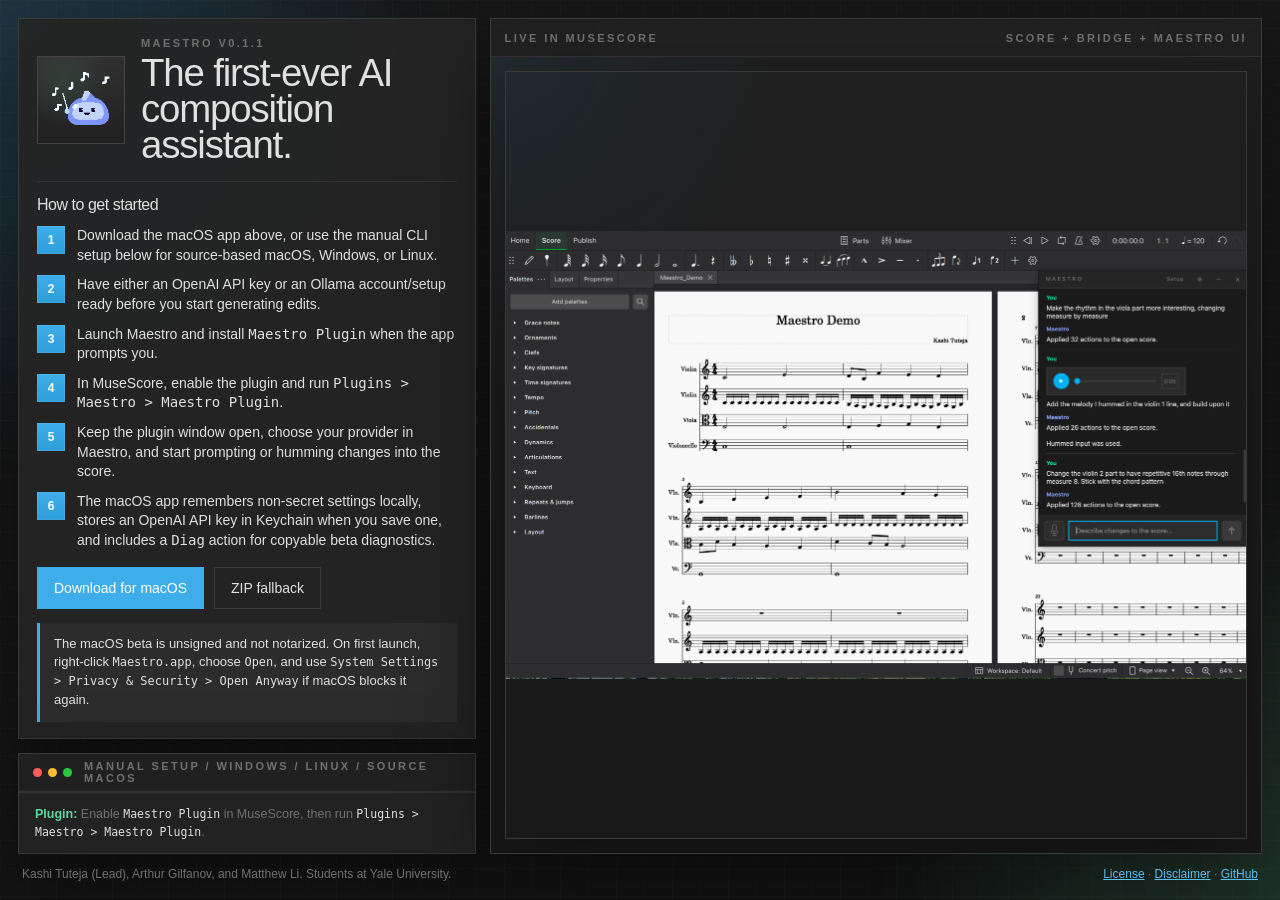
<file: site/index.html>
<!DOCTYPE html>
<html lang="en">
  <head>
    <meta charset="utf-8" />
    <meta name="viewport" content="width=device-width, initial-scale=1" />
    <title>Maestro v0.1.1</title>
    <meta
      name="description"
      content="Download Maestro v0.1.1, a macOS desktop companion for live MuseScore editing, or follow the manual plugin plus Python setup for source-based use."
    />
    <link rel="stylesheet" href="./styles.css" />
  </head>
  <body>
    <div class="ambient-glow ambient-glow-left"></div>
    <div class="ambient-glow ambient-glow-right"></div>

    <main class="shell">
      <section class="workspace">
        <div class="left-column">
          <section class="panel intro-panel">
            <div class="brand-row">
              <div class="logo-badge" aria-hidden="true">
                <img src="./assets/frame3.png" alt="" />
              </div>
              <div class="brand-copy">
                <p class="eyebrow">Maestro v0.1.1</p>
                <h1>The first-ever AI composition assistant.</h1>
              </div>
            </div>

            <div class="how-it-works">
              <h2>How to get started</h2>
              <ol class="step-list">
                <li>
                  <span class="step-number">1</span>
                  <p>Download the macOS app above, or use the manual CLI setup below for source-based macOS, Windows, or Linux.</p>
                </li>
                <li>
                  <span class="step-number">2</span>
                  <p>Have either an OpenAI API key or an Ollama account/setup ready before you start generating edits.</p>
                </li>
                <li>
                  <span class="step-number">3</span>
                  <p>Launch Maestro and install <code>Maestro Plugin</code> when the app prompts you.</p>
                </li>
                <li>
                  <span class="step-number">4</span>
                  <p>In MuseScore, enable the plugin and run <code>Plugins &gt; Maestro &gt; Maestro Plugin</code>.</p>
                </li>
                <li>
                  <span class="step-number">5</span>
                  <p>Keep the plugin window open, choose your provider in Maestro, and start prompting or humming changes into the score.</p>
                </li>
                <li>
                  <span class="step-number">6</span>
                  <p>The macOS app remembers non-secret settings locally, stores an OpenAI API key in Keychain when you save one, and includes a <code>Diag</code> action for copyable beta diagnostics.</p>
                </li>
              </ol>
            </div>

            <div class="actions">
              <a
                class="button primary"
                href="https://github.com/TidalTunes/Maestro/releases/download/v0.1.1/Maestro-v0.1.1-macOS-unsigned.dmg"
              >
                Download for macOS
              </a>
              <a
                class="button secondary"
                href="https://github.com/TidalTunes/Maestro/releases/download/v0.1.1/Maestro-v0.1.1-macOS-unsigned.zip"
              >
                ZIP fallback
              </a>
            </div>

            <p class="warning">
              The macOS beta is unsigned and not notarized. On first launch, right-click
              <code>Maestro.app</code>, choose <code>Open</code>, and use
              <code>System Settings &gt; Privacy &amp; Security &gt; Open Anyway</code> if macOS blocks it again.
            </p>
          </section>

          <section class="panel terminal-panel">
            <div class="panel-header">
              <div class="traffic-lights" aria-hidden="true">
                <span></span>
                <span></span>
                <span></span>
              </div>
              <p>manual setup / windows / linux / source macos</p>
            </div>

            <pre class="terminal"><code># macOS / Linux
$ git clone https://github.com/TidalTunes/Maestro.git
$ cd Maestro
$ python3 -m venv .venv
$ source .venv/bin/activate
$ python -m pip install --upgrade pip
$ python -m pip install -r requirements-desktop.txt
$ # have either an OpenAI API key or an Ollama account/setup ready
$ maestro-install-plugin install
$ maestro-install-plugin status
$ export OPENAI_API_KEY="your-key-here"  # or prepare Ollama instead
$ python maestro_gui.py</code></pre>

            <div class="terminal-notes">
              <p><span>Plugin:</span> Enable <code>Maestro Plugin</code> in MuseScore, then run <code>Plugins &gt; Maestro &gt; Maestro Plugin</code>.</p>
              <p><span>Provider:</span> You currently need either an OpenAI API key or an Ollama account/setup.</p>
              <p><span>Windows:</span> Use <code>py -3 -m venv .venv</code>, <code>.venv\Scripts\Activate.ps1</code>, and <code>$env:OPENAI_API_KEY="..."</code>.</p>
              <p><span>Full guide:</span> <a href="https://github.com/TidalTunes/Maestro/blob/main/README.md">README.md</a></p>
            </div>
          </section>
        </div>

        <section class="panel visual-panel">
          <div class="panel-header panel-header-visual">
            <p>live in musescore</p>
            <p class="visual-meta">score + bridge + maestro ui</p>
          </div>
          <div class="screenshot-wrap">
            <img
              src="./assets/screenshot.png"
              alt="MuseScore open with Maestro docked on the right, showing live AI-assisted score editing."
            />
          </div>
        </section>
      </section>

      <footer class="footer">
        <p>Kashi Tuteja (Lead), Arthur Gilfanov, and Matthew Li. Students at Yale University.</p>
        <p>
          <a href="https://github.com/TidalTunes/Maestro/blob/main/LICENSE">License</a>
          <span>·</span>
          <a href="https://github.com/TidalTunes/Maestro/blob/main/DISCLAIMER.md">Disclaimer</a>
          <span>·</span>
          <a href="https://github.com/TidalTunes/Maestro">GitHub</a>
        </p>
      </footer>
    </main>
  </body>
</html>
</file>
<file: site/styles.css>
:root {
  --bg: #1a1a1a;
  --surface: #252525;
  --surface-elevated: rgba(37, 37, 37, 0.94);
  --input: #2d2d2d;
  --border: #3a3a3a;
  --divider: #333333;
  --accent: #3daee9;
  --accent-strong: #5abeef;
  --success: #5dd9a0;
  --text: #e0e0e0;
  --muted: #707070;
  --shadow: rgba(0, 0, 0, 0.42);
}

* {
  box-sizing: border-box;
}

html,
body {
  margin: 0;
  min-height: 100%;
}

body {
  position: relative;
  overflow: hidden;
  background:
    radial-gradient(circle at top left, rgba(61, 174, 233, 0.12), transparent 30%),
    radial-gradient(circle at bottom right, rgba(93, 217, 160, 0.09), transparent 26%),
    linear-gradient(180deg, #181818 0%, #131313 100%);
  color: var(--text);
  font-family: "Helvetica Neue", Helvetica, Arial, sans-serif;
}

body::before {
  content: "";
  position: fixed;
  inset: 0;
  background:
    linear-gradient(rgba(255, 255, 255, 0.02) 1px, transparent 1px),
    linear-gradient(90deg, rgba(255, 255, 255, 0.02) 1px, transparent 1px);
  background-size: 28px 28px;
  pointer-events: none;
}

.ambient-glow {
  position: fixed;
  width: 30rem;
  height: 30rem;
  border-radius: 50%;
  filter: blur(80px);
  opacity: 0.55;
  pointer-events: none;
}

.ambient-glow-left {
  top: -8rem;
  left: -10rem;
  background: rgba(61, 174, 233, 0.18);
}

.ambient-glow-right {
  right: -12rem;
  bottom: -10rem;
  background: rgba(93, 217, 160, 0.14);
}

.shell {
  position: relative;
  z-index: 1;
  height: 100vh;
  padding: 18px;
  display: grid;
  grid-template-rows: minmax(0, 1fr) auto;
  gap: 12px;
}

.workspace {
  min-height: 0;
  display: grid;
  grid-template-columns: minmax(360px, 0.93fr) minmax(0, 1.57fr);
  gap: 14px;
}

.left-column {
  min-height: 0;
  display: grid;
  grid-template-rows: minmax(0, auto) minmax(0, 1fr);
  gap: 14px;
}

.panel {
  min-height: 0;
  background: var(--surface-elevated);
  border: 1px solid var(--border);
  box-shadow: 0 28px 80px var(--shadow);
}

.intro-panel {
  padding: 18px 18px 16px;
}

.brand-row {
  display: grid;
  grid-template-columns: 88px minmax(0, 1fr);
  gap: 16px;
  align-items: center;
}

.logo-badge {
  aspect-ratio: 1;
  display: grid;
  place-items: center;
  background:
    radial-gradient(circle at 30% 30%, rgba(93, 217, 160, 0.12), transparent 52%),
    linear-gradient(180deg, #303030 0%, #202020 100%);
  border: 1px solid #454545;
}

.logo-badge img {
  width: 70px;
  height: 70px;
  display: block;
}

.eyebrow,
.panel-header p {
  margin: 0;
  color: var(--muted);
  font-size: 11px;
  font-weight: 600;
  letter-spacing: 0.22em;
  text-transform: uppercase;
}

h1,
h2 {
  margin: 0;
  font-weight: 500;
  letter-spacing: -0.03em;
}

h1 {
  margin-top: 6px;
  font-size: clamp(2rem, 3vw, 2.85rem);
  line-height: 0.94;
  max-width: 12ch;
}

h2 {
  font-size: 16px;
  margin-bottom: 12px;
}

.how-it-works {
  margin-top: 18px;
  padding-top: 14px;
  border-top: 1px solid var(--divider);
}

.step-list {
  list-style: none;
  margin: 0;
  padding: 0;
  display: grid;
  gap: 10px;
}

.step-list li {
  display: grid;
  grid-template-columns: 28px minmax(0, 1fr);
  gap: 12px;
  align-items: start;
}

.step-list p {
  margin: 0;
  color: var(--text);
  font-size: 14px;
  line-height: 1.4;
}

.step-number {
  width: 28px;
  height: 28px;
  display: grid;
  place-items: center;
  color: #ffffff;
  font-size: 12px;
  font-weight: 700;
  background: linear-gradient(180deg, var(--accent) 0%, #2d9ed9 100%);
  box-shadow: inset 0 0 0 1px rgba(255, 255, 255, 0.08);
}

.actions {
  display: flex;
  gap: 10px;
  margin-top: 16px;
}

.button {
  min-height: 42px;
  padding: 0 16px;
  display: inline-flex;
  align-items: center;
  justify-content: center;
  color: var(--text);
  text-decoration: none;
  font-size: 14px;
  font-weight: 500;
  transition: background-color 140ms ease, border-color 140ms ease, transform 140ms ease;
}

.button:hover {
  transform: translateY(-1px);
}

.button.primary {
  background: var(--accent);
  border: 1px solid var(--accent);
  color: #ffffff;
}

.button.primary:hover {
  background: var(--accent-strong);
  border-color: var(--accent-strong);
}

.button.secondary {
  background: transparent;
  border: 1px solid var(--border);
}

.button.secondary:hover {
  border-color: var(--accent);
  color: #ffffff;
}

.warning {
  margin: 14px 0 0;
  padding: 12px 14px;
  color: var(--text);
  font-size: 13px;
  line-height: 1.45;
  background: rgba(45, 45, 45, 0.92);
  border-left: 3px solid var(--accent);
}

.panel-header {
  min-height: 38px;
  padding: 0 14px;
  display: flex;
  align-items: center;
  gap: 12px;
  border-bottom: 1px solid var(--divider);
  background: rgba(32, 32, 32, 0.95);
}

.traffic-lights {
  display: inline-flex;
  gap: 6px;
}

.traffic-lights span {
  width: 9px;
  height: 9px;
  border-radius: 50%;
}

.traffic-lights span:nth-child(1) {
  background: #ff5f57;
}

.traffic-lights span:nth-child(2) {
  background: #febc2e;
}

.traffic-lights span:nth-child(3) {
  background: #28c840;
}

.terminal-panel {
  display: grid;
  grid-template-rows: auto minmax(0, 1fr) auto;
  overflow: hidden;
}

.terminal {
  margin: 0;
  min-height: 0;
  padding: 14px 16px 12px;
  overflow: auto;
  background:
    linear-gradient(180deg, rgba(45, 45, 45, 0.96), rgba(31, 31, 31, 0.98));
  color: #cfd8dc;
  font-family: "SFMono-Regular", Menlo, Consolas, "Liberation Mono", monospace;
  font-size: 12.5px;
  line-height: 1.55;
}

.terminal code {
  white-space: pre;
}

.terminal-notes {
  padding: 12px 16px 14px;
  border-top: 1px solid var(--divider);
  background: rgba(34, 34, 34, 0.98);
}

.terminal-notes p {
  margin: 0;
  color: var(--muted);
  font-size: 12.5px;
  line-height: 1.45;
}

.terminal-notes p + p {
  margin-top: 8px;
}

.terminal-notes span {
  color: var(--success);
  font-weight: 600;
}

.terminal-notes code,
.warning code {
  color: var(--text);
  font-family: "SFMono-Regular", Menlo, Consolas, monospace;
  font-size: 0.92em;
}

.visual-panel {
  display: grid;
  grid-template-rows: auto minmax(0, 1fr);
  overflow: hidden;
}

.panel-header-visual {
  justify-content: space-between;
}

.visual-meta {
  color: var(--success);
}

.screenshot-wrap {
  min-height: 0;
  padding: 14px;
  background:
    radial-gradient(circle at top left, rgba(61, 174, 233, 0.08), transparent 26%),
    linear-gradient(180deg, rgba(31, 31, 31, 0.98), rgba(24, 24, 24, 0.98));
}

.screenshot-wrap img {
  width: 100%;
  height: 100%;
  display: block;
  object-fit: contain;
  object-position: center;
  border: 1px solid var(--border);
  box-shadow: 0 22px 60px rgba(0, 0, 0, 0.35);
}

.footer {
  padding: 0 4px;
  display: flex;
  justify-content: space-between;
  gap: 16px;
  align-items: center;
}

.footer p {
  margin: 0;
  color: var(--muted);
  font-size: 12px;
  line-height: 1.35;
}

a {
  color: var(--accent-strong);
}

@media (max-width: 1180px), (max-height: 860px) {
  body {
    overflow: auto;
  }

  .shell {
    height: auto;
    min-height: 100vh;
  }

  .workspace {
    grid-template-columns: 1fr;
  }

  .left-column {
    grid-template-rows: auto auto;
  }

  .visual-panel {
    min-height: 48vh;
  }

  .footer {
    flex-direction: column;
    align-items: flex-start;
  }
}

@media (max-width: 720px) {
  .shell {
    padding: 12px;
  }

  .brand-row {
    grid-template-columns: 70px minmax(0, 1fr);
    gap: 12px;
  }

  .logo-badge img {
    width: 56px;
    height: 56px;
  }

  h1 {
    max-width: none;
    font-size: 1.85rem;
  }

  .actions {
    flex-direction: column;
  }

  .button {
    width: 100%;
  }
}
</file>
